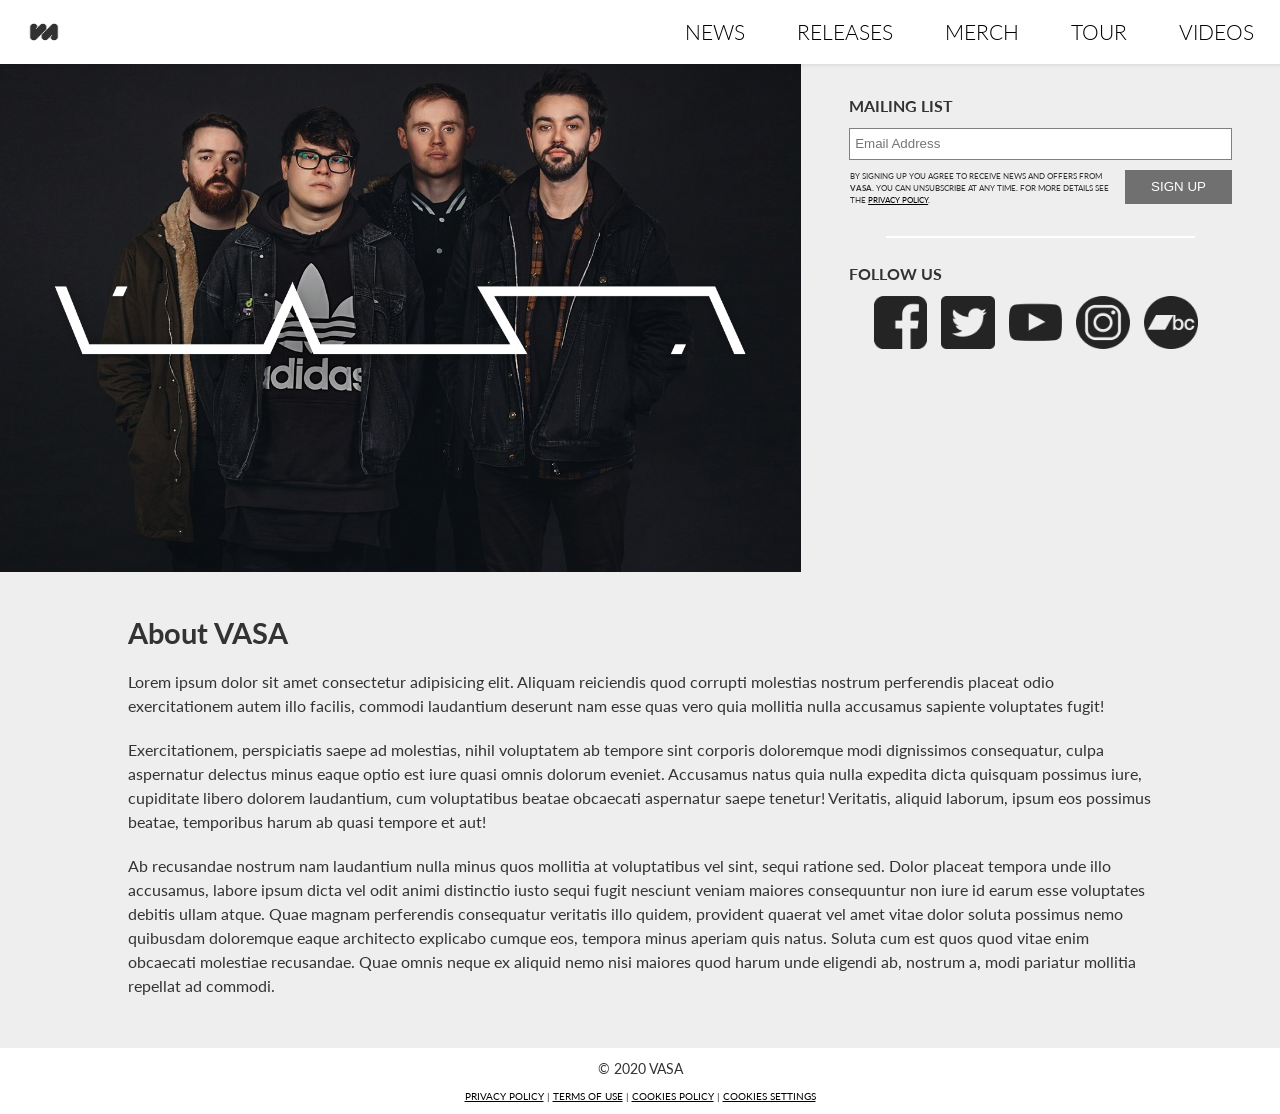
<file: index.html>
<!DOCTYPE html>
<html lang="en">
<head>
    <meta charset="UTF-8">
    <meta name="viewport" content="width=device-width, initial-scale=1.0">
    <title>Vasa | Homepage</title>
    <link rel="stylesheet" type="text/css" href="./css/style.css">
    <link href="https://fonts.googleapis.com/css2?family=Lato:ital,wght@0,100;0,300;0,400;0,700;0,900;1,100;1,300;1,400;1,700;1,900&display=swap" rel="stylesheet">
</head>
<body>

    <div class="page-container">
        <div class="content-wrap">
            <header class="header container">
                <a href="./index.html"><img class="logo" src="Media/LOGO-resized white middle.png" width="50"></a>
                <input class="menu-btn" type="checkbox" id="menu-btn">
                <label class="menu-icon" for="menu-btn"><span class="nav-icon"></span></label>
                <ul class="menu">
                    <li><a href="news.html">News</a></li>
                    <li><a href="releases.html">Releases</a></li>
                    <li><a href="merch.html">Merch</a></li>
                    <li><a href="tour.html">Tour</a></li>
                    <li><a href="videos.html">Videos</a></li>
                </ul>
            </header>
            
            <main class="main-section">
                
                <div class="buffer"></div>

                <div class="main-section">
                    <div class="container-100">
                        <div class="banner-wrapper">
                            <img class="band-photo" src="Media/Vasa Banner Image 1.jpg">
                        </div>

                        <section class="mail-list">
                            <aside class="sidebar-container container">
                                <h3 class="mail-header">Mailing List</h3>
                                <form>
                                    <input type=email placeholder="Email Address" class="placeholder-box"> 
                                </form>
                                <button class="signup">Sign Up</button>
                                <p>By signing up you agree to receive news and offers from <span class="bold">VASA</span>. You can unsubscribe at any time. For more details see the <a class="privacypolicy" href=https://www.musicglue.com/policies>privacy policy</a>.</p>
                                
                                <div class="break container"></div>
                                
                                <div class="social-media">
                                    <div class="icons">
                                        <div class="social-heading">
                                            <h3>Follow us</h3>
                                        </div>
                                        <a href="https://www.facebook.com/VasaBand" target="_blank"><img class="facebook icon" src="./Media/facebook-logo-512.png"></a>
                                        <a href="https://twitter.com/vasaband" target="_blank"><img class="twitter icon" src="./Media/twitter-logo.png"></a>
                                        <a href="https://www.youtube.com/c/VasaBand/videos" target="_blank"><img class="youtube icon" src="./Media/youtube-logo-512.png"></a>
                                        <a href="https://www.instagram.com/vasaband/" target="_blank"><img class="instagram icon" src="./Media/instagram-logo-512.png"></a>
                                        <a href="https://vasa.bandcamp.com/music" target="_blank"><img class="bandcamp icon" src="./Media/bandcamp-logo-transparent.png"></a>
                                    </div>
                                </div>
                                <div class="break container rev-hide"></div>
                            </aside>    
                        </section>
                    </div>
                </div>
                
                

                <section class="bio-wrapper">
                    <div class="bio container">
                        <h3>About VASA</h3>
                        <p>Lorem ipsum dolor sit amet consectetur adipisicing elit. Aliquam reiciendis quod corrupti molestias nostrum perferendis placeat odio exercitationem autem illo facilis, commodi laudantium deserunt nam esse quas vero quia mollitia nulla accusamus sapiente voluptates fugit!</p>
                        <p>Exercitationem, perspiciatis saepe ad molestias, nihil voluptatem ab tempore sint corporis doloremque modi dignissimos consequatur, culpa aspernatur delectus minus eaque optio est iure quasi omnis dolorum eveniet. Accusamus natus quia nulla expedita dicta quisquam possimus iure, cupiditate libero dolorem laudantium, cum voluptatibus beatae obcaecati aspernatur saepe tenetur! Veritatis, aliquid laborum, ipsum eos possimus beatae, temporibus harum ab quasi tempore et aut!</p>    
                        <p>Ab recusandae nostrum nam laudantium nulla minus quos mollitia at voluptatibus vel sint, sequi ratione sed. Dolor placeat tempora unde illo accusamus, labore ipsum dicta vel odit animi distinctio iusto sequi fugit nesciunt veniam maiores consequuntur non iure id earum esse voluptates debitis ullam atque. Quae magnam perferendis consequatur veritatis illo quidem, provident quaerat vel amet vitae dolor soluta possimus nemo quibusdam doloremque eaque architecto explicabo cumque eos, tempora minus aperiam quis natus. Soluta cum est quos quod vitae enim obcaecati molestiae recusandae. Quae omnis neque ex aliquid nemo nisi maiores quod harum unde eligendi ab, nostrum a, modi pariatur mollitia repellat ad commodi.</p>
                    </div>
                </section>

            </main>
        </div>
            <footer class="footer">
                <p class="copyright container"> &copy; 2020 VASA</p>
                <p class="privacy container"><a href="#">Privacy Policy</a> | <a href="#">Terms of Use</a> | <a href="#">Cookies Policy</a> | <a href="#">Cookies Settings</a></p>
            </footer>

    </div>
</body>
</html>
</file>
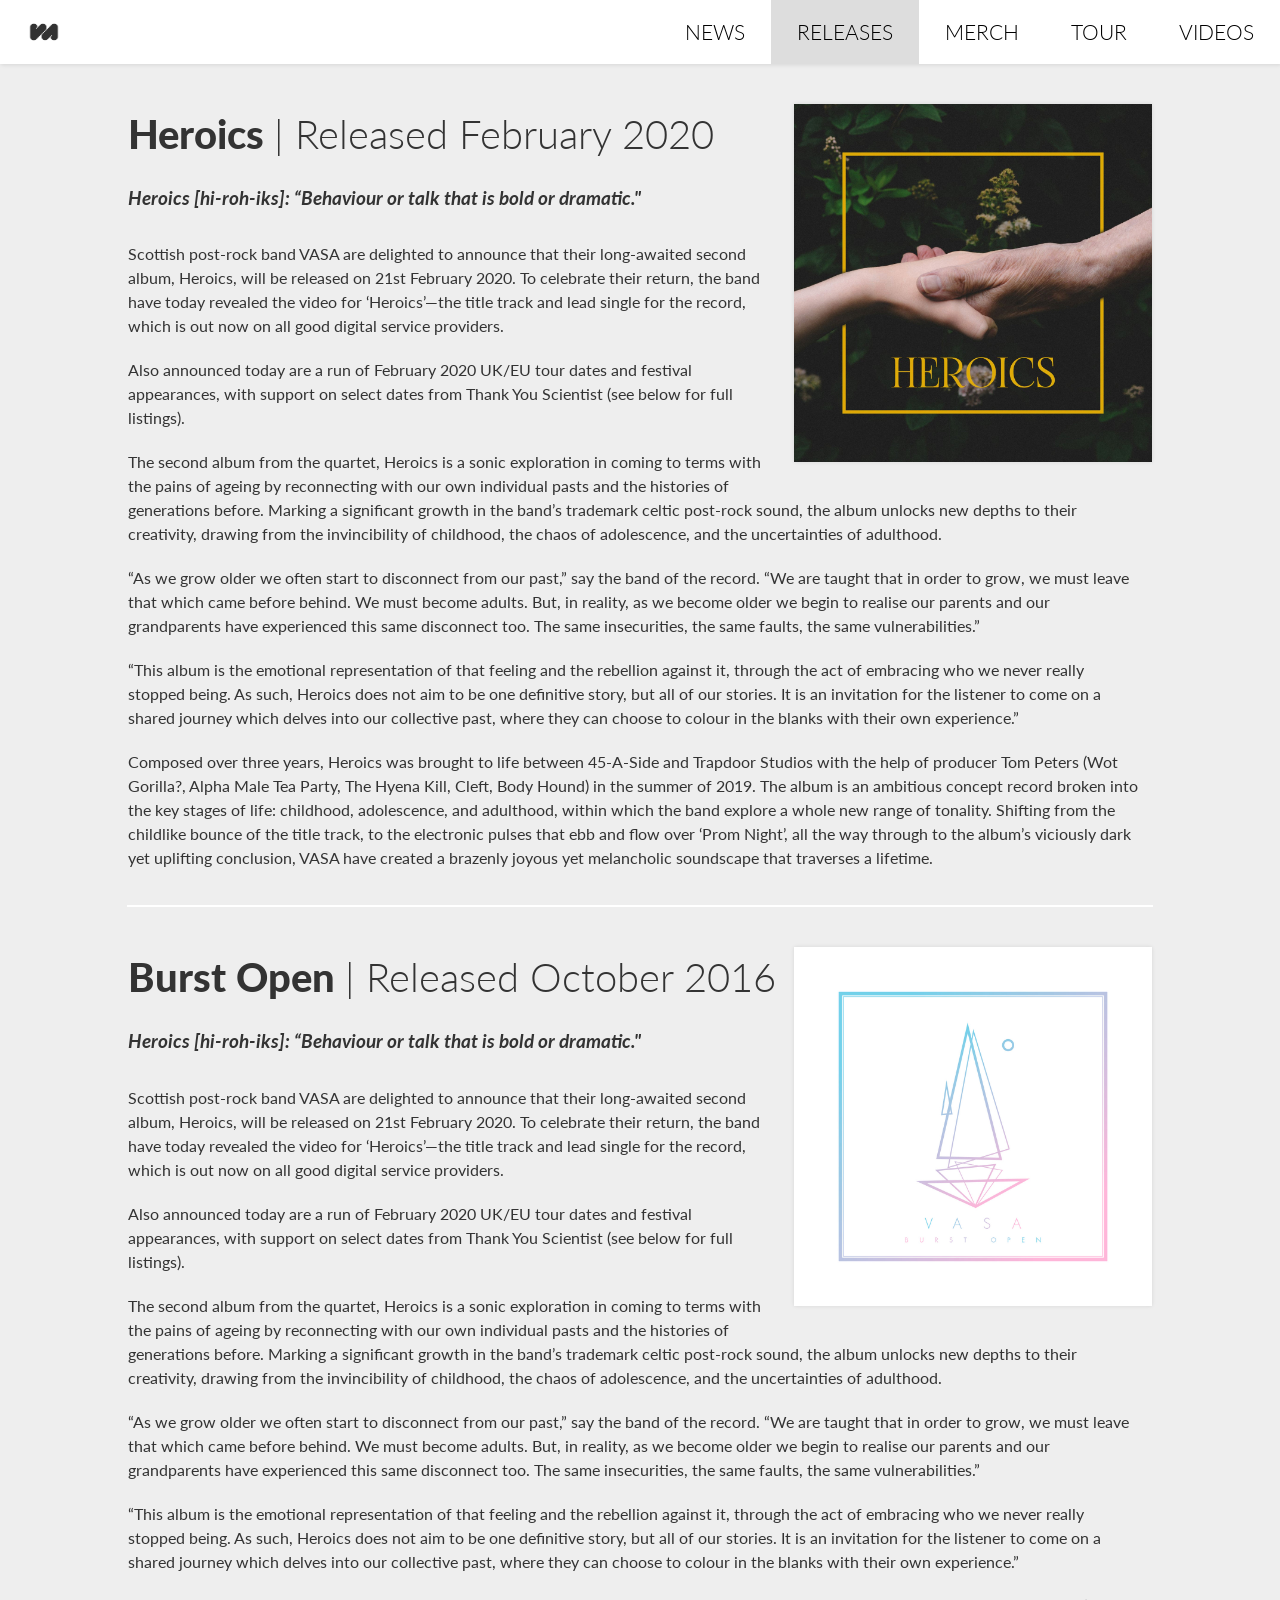
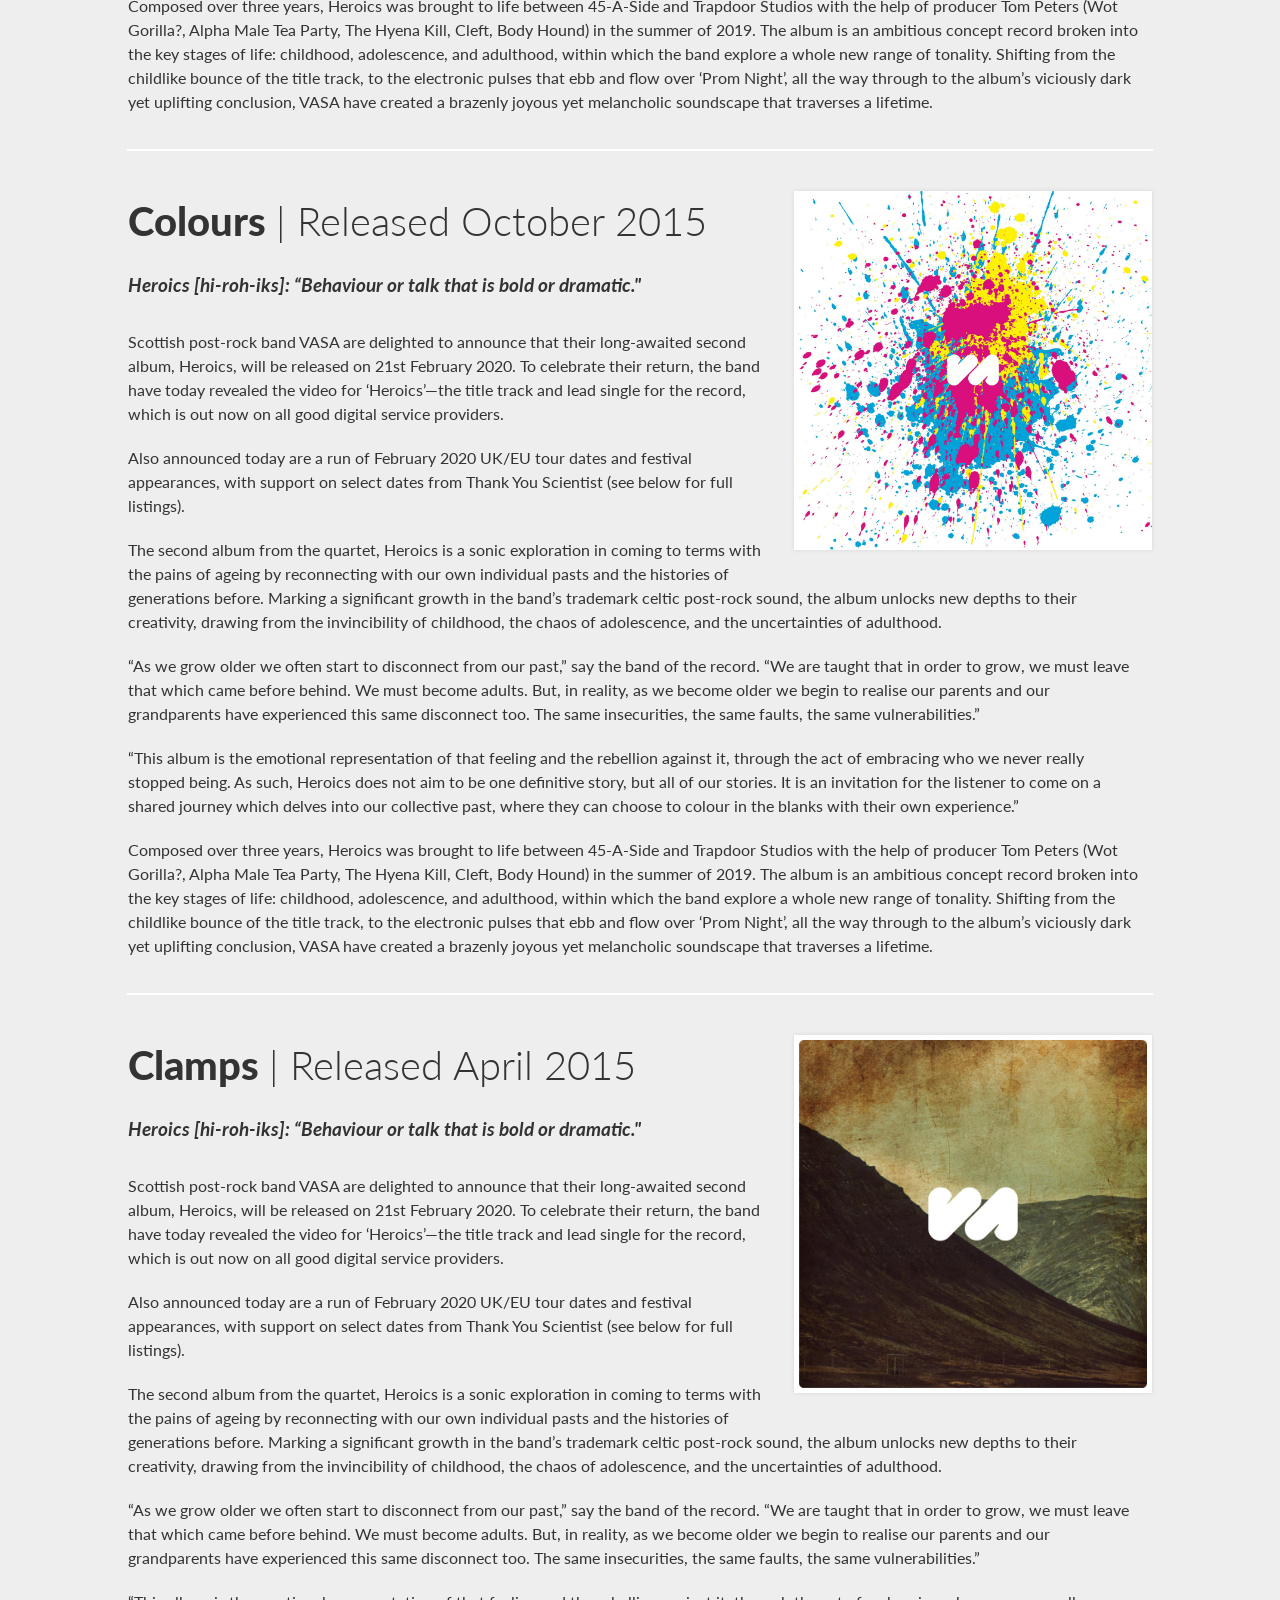
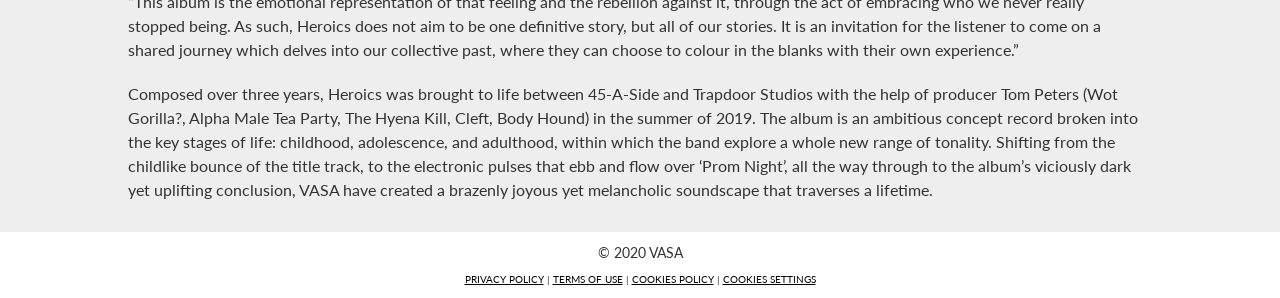
<file: releases.html>
<!DOCTYPE html>
<html lang="en">
<head>
    <meta charset="UTF-8">
    <meta name="viewport" content="width=device-width, initial-scale=1.0">
    <title>Vasa | Releases</title>
    <link rel="stylesheet" type="text/css" href="./css/style.css">
    <link href="https://fonts.googleapis.com/css2?family=Lato:ital,wght@0,100;0,300;0,400;0,700;0,900;1,100;1,300;1,400;1,700;1,900&display=swap" rel="stylesheet">
</head>
<body>

    <div class="page-container">
        <div class="content-wrap">
            <header class="header container">
                <a href="./index.html"><img class="logo" src="Media/LOGO-resized white middle.png" width="50"></a>
                <input class="menu-btn" type="checkbox" id="menu-btn">
                <label class="menu-icon" for="menu-btn"><span class="nav-icon"></span></label>
                <ul class="menu">
                    <li><a href="news.html">News</a></li>
                    <li class="selected"><a href="releases.html">Releases</a></li>
                    <li><a href="merch.html">Merch</a></li>
                    <li><a href="tour.html">Tour</a></li>
                    <li><a href="videos.html">Videos</a></li>
                </ul>
            </header>

            <div class="buffer"></div>

            <article class="releases">
                <div class="container">
                    <a href="https://vasa.bandcamp.com/album/heroics" target="_blank"><img src="Media/vasa-heroics-art.jpg" class="heroics-art"></a>
                    <h2 class="release-head"><span class="bold">Heroics</span> <span class="hide">| Released February 2020</span></h2>
                    <h3 class="mob-view-sub rev-hide"> Album | Released February 2020</h3>
                    <h4 class="release-sub">Heroics [hi-roh-iks]: “Behaviour or talk that is bold or dramatic."</h3>
                    <p>Scottish post-rock band VASA are delighted to announce that their long-awaited second album, Heroics, will be released on 21st February 2020. To celebrate their return, the band have today revealed the video for ‘Heroics’—the title track and lead single for the record, which is out now on all good digital service providers.
                    </p>
                    <p>Also announced today are a run of February 2020 UK/EU tour dates and festival appearances, with support on select dates from Thank You Scientist (see below for full listings).
                    </p>
                    <p>
                    The second album from the quartet, Heroics is a sonic exploration in coming to terms with the pains of ageing by reconnecting with our own individual pasts and the histories of generations before. Marking a significant growth in the band’s trademark celtic post-rock sound, the album unlocks new depths to their creativity, drawing from the invincibility of childhood, the chaos of adolescence, and the uncertainties of adulthood.
                    </p>
                    <p>  
                    “As we grow older we often start to disconnect from our past,” say the band of the record. “We are taught that in order to grow, we must leave that which came before behind. We must become adults. But, in reality, as we become older we begin to realise our parents and our grandparents have experienced this same disconnect too. The same insecurities, the same faults, the same vulnerabilities.”
                    </p>
                    <p>
                    “This album is the emotional representation of that feeling and the rebellion against it, through the act of embracing who we never really stopped being. As such, Heroics does not aim to be one definitive story, but all of our stories. It is an invitation for the listener to come on a shared journey which delves into our collective past, where they can choose to colour in the blanks with their own experience.”
                    </p>
                    <p>
                    Composed over three years, Heroics was brought to life between 45-A-Side and Trapdoor Studios with the help of producer Tom Peters (Wot Gorilla?, Alpha Male Tea Party, The Hyena Kill, Cleft, Body Hound) in the summer of 2019. The album is an ambitious concept record broken into the key stages of life: childhood, adolescence, and adulthood, within which the band explore a whole new range of tonality. Shifting from the childlike bounce of the title track, to the electronic pulses that ebb and flow over ‘Prom Night’, all the way through to the album’s viciously dark yet uplifting conclusion, VASA have created a brazenly joyous yet melancholic soundscape that traverses a lifetime.
                    </p>
                    <!-- <p>
                    Since forming in October 2011, the quartet have seen a rush of support from national press and huge swathes of the post-rock community, giving way to tour dates with experimental music heavyweights and hotly tipped newcomers such as Black Peaks, Deafheaven, Maybeshewill, This Town Needs Guns, Brontide, Poly-Math, and Body Hound, plus appearances at ArcTanGent, T in The Park, Wickerman Festival, PORTALS and more.
                    </p>
                    <p>
                    Heroics is the band’s first release since 2016 stand alone double A-side single ‘Burst’/’Open’, which was preceded only by their critically-acclaimed 2015 debut album Colours. Despite being their first ever release, in a very niche genre, the record garnered support from major national press outlets including The Independent, The National Scot, The Scotsman, PROG magazine, Clash Magazine, The iNewspaper, and Total Guitar, with further coverage at The Skinny, Gold Flake Paint, and New Noise Magazine.
                    </p>
                    <p>
                    A continuation of their unrelentingly upbeat and joyful approach to the occasionally tawdry world of post-rock, Heroics sees them as riotous and celebratory as ever. Thankfully, despite their maturation, VASA are still the kind of band that consistently remind us that this whole music lark is meant to be fun, right?
                    </p> -->
                </div>
                <div class="break container"></div>
        
                <div class="container">
                    <a href="https://vasa.bandcamp.com/album/burst-open" target="_blank"><img src="Media/burst-open-art.jpg" class="heroics-art"></a>
                    <h2 class="release-head"><span class="bold">Burst Open</span> <span class="hide">| Released October 2016</span></h2>
                    <h3 class="mob-view-sub rev-hide"> Double A-side | Released October 2016</h3>
                    <h4 class="release-sub">Heroics [hi-roh-iks]: “Behaviour or talk that is bold or dramatic."</h3>
                    <p>Scottish post-rock band VASA are delighted to announce that their long-awaited second album, Heroics, will be released on 21st February 2020. To celebrate their return, the band have today revealed the video for ‘Heroics’—the title track and lead single for the record, which is out now on all good digital service providers.
                    </p>
                    <p>Also announced today are a run of February 2020 UK/EU tour dates and festival appearances, with support on select dates from Thank You Scientist (see below for full listings).
                    </p>
                    <p>
                    The second album from the quartet, Heroics is a sonic exploration in coming to terms with the pains of ageing by reconnecting with our own individual pasts and the histories of generations before. Marking a significant growth in the band’s trademark celtic post-rock sound, the album unlocks new depths to their creativity, drawing from the invincibility of childhood, the chaos of adolescence, and the uncertainties of adulthood.
                    </p>
                    <p>  
                    “As we grow older we often start to disconnect from our past,” say the band of the record. “We are taught that in order to grow, we must leave that which came before behind. We must become adults. But, in reality, as we become older we begin to realise our parents and our grandparents have experienced this same disconnect too. The same insecurities, the same faults, the same vulnerabilities.”
                    </p>
                    <p>
                    “This album is the emotional representation of that feeling and the rebellion against it, through the act of embracing who we never really stopped being. As such, Heroics does not aim to be one definitive story, but all of our stories. It is an invitation for the listener to come on a shared journey which delves into our collective past, where they can choose to colour in the blanks with their own experience.”
                    </p>
                    <p>
                    Composed over three years, Heroics was brought to life between 45-A-Side and Trapdoor Studios with the help of producer Tom Peters (Wot Gorilla?, Alpha Male Tea Party, The Hyena Kill, Cleft, Body Hound) in the summer of 2019. The album is an ambitious concept record broken into the key stages of life: childhood, adolescence, and adulthood, within which the band explore a whole new range of tonality. Shifting from the childlike bounce of the title track, to the electronic pulses that ebb and flow over ‘Prom Night’, all the way through to the album’s viciously dark yet uplifting conclusion, VASA have created a brazenly joyous yet melancholic soundscape that traverses a lifetime.
                    </p>
                    <!-- <p>
                    Since forming in October 2011, the quartet have seen a rush of support from national press and huge swathes of the post-rock community, giving way to tour dates with experimental music heavyweights and hotly tipped newcomers such as Black Peaks, Deafheaven, Maybeshewill, This Town Needs Guns, Brontide, Poly-Math, and Body Hound, plus appearances at ArcTanGent, T in The Park, Wickerman Festival, PORTALS and more.
                    </p>
                    <p>
                    Heroics is the band’s first release since 2016 stand alone double A-side single ‘Burst’/’Open’, which was preceded only by their critically-acclaimed 2015 debut album Colours. Despite being their first ever release, in a very niche genre, the record garnered support from major national press outlets including The Independent, The National Scot, The Scotsman, PROG magazine, Clash Magazine, The iNewspaper, and Total Guitar, with further coverage at The Skinny, Gold Flake Paint, and New Noise Magazine.
                    </p>
                    <p>
                    A continuation of their unrelentingly upbeat and joyful approach to the occasionally tawdry world of post-rock, Heroics sees them as riotous and celebratory as ever. Thankfully, despite their maturation, VASA are still the kind of band that consistently remind us that this whole music lark is meant to be fun, right?
                    </p> -->
                </div>
            
                <div class="break container"></div>
            
                <div class="container">
                    <a href="https://vasa.bandcamp.com/album/colours" target="_blank"><img src="Media/vasa-colours-art.jpg" class="heroics-art"></a>
                    <h2 class="release-head"><span class="bold">Colours</span> <span class="hide">| Released October 2015</span></h2>
                    <h3 class="mob-view-sub rev-hide"> Album| Released October 2015</h3>
                    <h4 class="release-sub">Heroics [hi-roh-iks]: “Behaviour or talk that is bold or dramatic."</h3>
                    <p>Scottish post-rock band VASA are delighted to announce that their long-awaited second album, Heroics, will be released on 21st February 2020. To celebrate their return, the band have today revealed the video for ‘Heroics’—the title track and lead single for the record, which is out now on all good digital service providers.
                    </p>
                    <p>Also announced today are a run of February 2020 UK/EU tour dates and festival appearances, with support on select dates from Thank You Scientist (see below for full listings).
                    </p>
                    <p>
                    The second album from the quartet, Heroics is a sonic exploration in coming to terms with the pains of ageing by reconnecting with our own individual pasts and the histories of generations before. Marking a significant growth in the band’s trademark celtic post-rock sound, the album unlocks new depths to their creativity, drawing from the invincibility of childhood, the chaos of adolescence, and the uncertainties of adulthood.
                    </p>
                    <p>  
                    “As we grow older we often start to disconnect from our past,” say the band of the record. “We are taught that in order to grow, we must leave that which came before behind. We must become adults. But, in reality, as we become older we begin to realise our parents and our grandparents have experienced this same disconnect too. The same insecurities, the same faults, the same vulnerabilities.”
                    </p>
                    <p>
                    “This album is the emotional representation of that feeling and the rebellion against it, through the act of embracing who we never really stopped being. As such, Heroics does not aim to be one definitive story, but all of our stories. It is an invitation for the listener to come on a shared journey which delves into our collective past, where they can choose to colour in the blanks with their own experience.”
                    </p>
                    <p>
                    Composed over three years, Heroics was brought to life between 45-A-Side and Trapdoor Studios with the help of producer Tom Peters (Wot Gorilla?, Alpha Male Tea Party, The Hyena Kill, Cleft, Body Hound) in the summer of 2019. The album is an ambitious concept record broken into the key stages of life: childhood, adolescence, and adulthood, within which the band explore a whole new range of tonality. Shifting from the childlike bounce of the title track, to the electronic pulses that ebb and flow over ‘Prom Night’, all the way through to the album’s viciously dark yet uplifting conclusion, VASA have created a brazenly joyous yet melancholic soundscape that traverses a lifetime.
                    </p>
                    <!-- <p>
                    Since forming in October 2011, the quartet have seen a rush of support from national press and huge swathes of the post-rock community, giving way to tour dates with experimental music heavyweights and hotly tipped newcomers such as Black Peaks, Deafheaven, Maybeshewill, This Town Needs Guns, Brontide, Poly-Math, and Body Hound, plus appearances at ArcTanGent, T in The Park, Wickerman Festival, PORTALS and more.
                    </p>
                    <p>
                    Heroics is the band’s first release since 2016 stand alone double A-side single ‘Burst’/’Open’, which was preceded only by their critically-acclaimed 2015 debut album Colours. Despite being their first ever release, in a very niche genre, the record garnered support from major national press outlets including The Independent, The National Scot, The Scotsman, PROG magazine, Clash Magazine, The iNewspaper, and Total Guitar, with further coverage at The Skinny, Gold Flake Paint, and New Noise Magazine.
                    </p>
                    <p>
                    A continuation of their unrelentingly upbeat and joyful approach to the occasionally tawdry world of post-rock, Heroics sees them as riotous and celebratory as ever. Thankfully, despite their maturation, VASA are still the kind of band that consistently remind us that this whole music lark is meant to be fun, right?
                    </p> -->
                </div>
                <div class="break container"></div>
                <div class="container">
                    <a href="https://vasa.bandcamp.com/album/clamps" target="_blank"><img src="Media/vasa-clamps-art.jpg" class="heroics-art"></a>
                    <h2 class="release-head"><span class="bold">Clamps</span> <span class="hide">| Released April 2015</span></h2>
                    <h3 class="mob-view-sub rev-hide"> Double A-side| Released April 2015</h3>
                    <h4 class="release-sub">Heroics [hi-roh-iks]: “Behaviour or talk that is bold or dramatic."</h3>
                    <p>Scottish post-rock band VASA are delighted to announce that their long-awaited second album, Heroics, will be released on 21st February 2020. To celebrate their return, the band have today revealed the video for ‘Heroics’—the title track and lead single for the record, which is out now on all good digital service providers.
                    </p>
                    <p>Also announced today are a run of February 2020 UK/EU tour dates and festival appearances, with support on select dates from Thank You Scientist (see below for full listings).
                    </p>
                    <p>
                    The second album from the quartet, Heroics is a sonic exploration in coming to terms with the pains of ageing by reconnecting with our own individual pasts and the histories of generations before. Marking a significant growth in the band’s trademark celtic post-rock sound, the album unlocks new depths to their creativity, drawing from the invincibility of childhood, the chaos of adolescence, and the uncertainties of adulthood.
                    </p>
                    <p>  
                    “As we grow older we often start to disconnect from our past,” say the band of the record. “We are taught that in order to grow, we must leave that which came before behind. We must become adults. But, in reality, as we become older we begin to realise our parents and our grandparents have experienced this same disconnect too. The same insecurities, the same faults, the same vulnerabilities.”
                    </p>
                    <p>
                    “This album is the emotional representation of that feeling and the rebellion against it, through the act of embracing who we never really stopped being. As such, Heroics does not aim to be one definitive story, but all of our stories. It is an invitation for the listener to come on a shared journey which delves into our collective past, where they can choose to colour in the blanks with their own experience.”
                    </p>
                    <p>
                    Composed over three years, Heroics was brought to life between 45-A-Side and Trapdoor Studios with the help of producer Tom Peters (Wot Gorilla?, Alpha Male Tea Party, The Hyena Kill, Cleft, Body Hound) in the summer of 2019. The album is an ambitious concept record broken into the key stages of life: childhood, adolescence, and adulthood, within which the band explore a whole new range of tonality. Shifting from the childlike bounce of the title track, to the electronic pulses that ebb and flow over ‘Prom Night’, all the way through to the album’s viciously dark yet uplifting conclusion, VASA have created a brazenly joyous yet melancholic soundscape that traverses a lifetime.
                    </p>
                    <!-- <p>
                    Since forming in October 2011, the quartet have seen a rush of support from national press and huge swathes of the post-rock community, giving way to tour dates with experimental music heavyweights and hotly tipped newcomers such as Black Peaks, Deafheaven, Maybeshewill, This Town Needs Guns, Brontide, Poly-Math, and Body Hound, plus appearances at ArcTanGent, T in The Park, Wickerman Festival, PORTALS and more.
                    </p>
                    <p>
                    Heroics is the band’s first release since 2016 stand alone double A-side single ‘Burst’/’Open’, which was preceded only by their critically-acclaimed 2015 debut album Colours. Despite being their first ever release, in a very niche genre, the record garnered support from major national press outlets including The Independent, The National Scot, The Scotsman, PROG magazine, Clash Magazine, The iNewspaper, and Total Guitar, with further coverage at The Skinny, Gold Flake Paint, and New Noise Magazine.
                    </p>
                    <p>
                    A continuation of their unrelentingly upbeat and joyful approach to the occasionally tawdry world of post-rock, Heroics sees them as riotous and celebratory as ever. Thankfully, despite their maturation, VASA are still the kind of band that consistently remind us that this whole music lark is meant to be fun, right?
                    </p> -->
                </div>
            </article>
        </div>
            
            <footer class="footer">
                <p class="copyright container"> &copy; 2020 VASA</p>
                <p class="privacy container"><a href="#">Privacy Policy</a> | <a href="#">Terms of Use</a> | <a href="#">Cookies Policy</a> | <a href="#">Cookies Settings</a></p>
            </footer>

    </div>
</body>
</html>
</file>
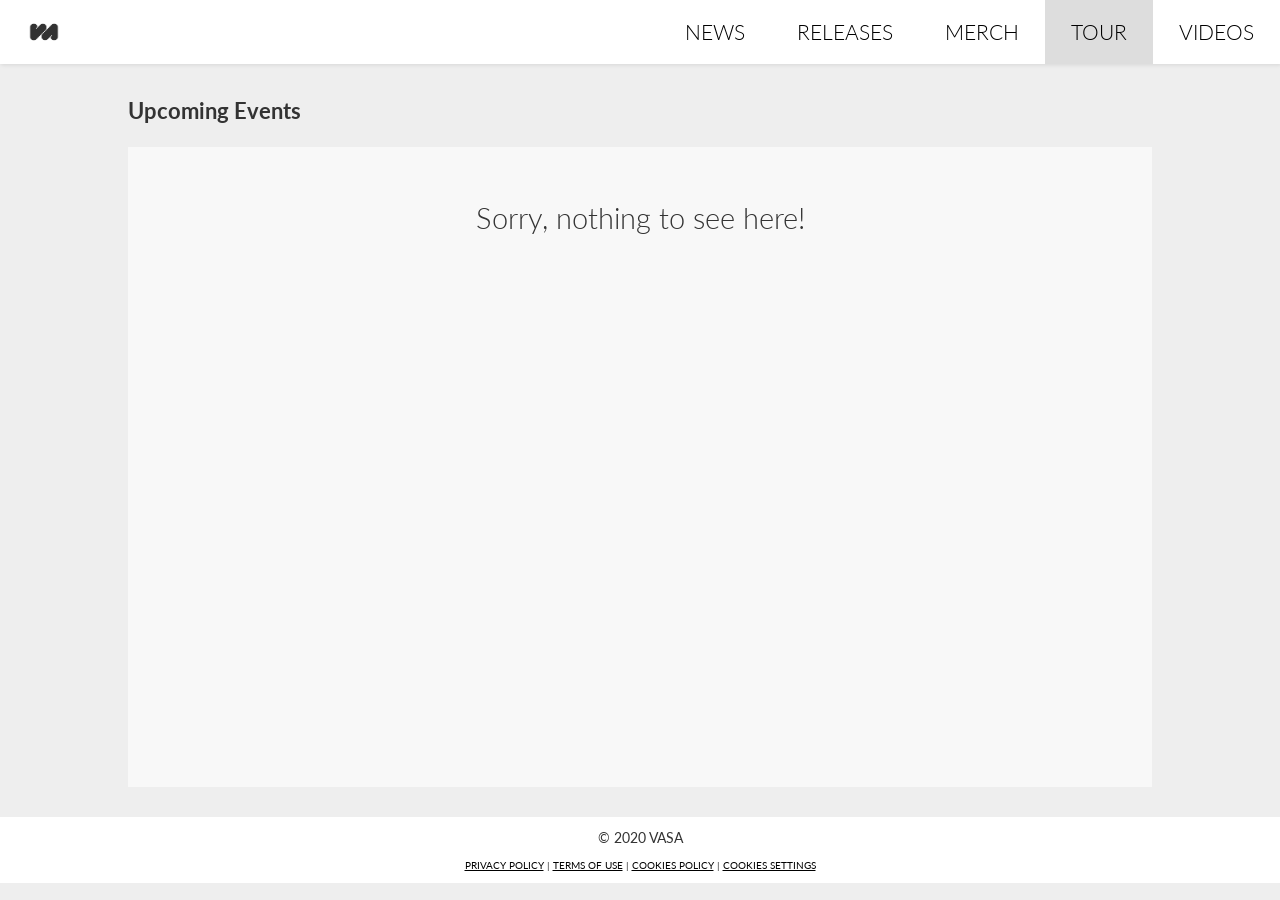
<file: tour.html>
<!DOCTYPE html>
<html lang="en">
<head>
    <meta charset="UTF-8">
    <meta name="viewport" content="width=device-width, initial-scale=1.0">
    <title>Vasa | Tour</title>
    <link rel="stylesheet" type="text/css" href="./css/style.css">
    <link href="https://fonts.googleapis.com/css2?family=Lato:ital,wght@0,100;0,300;0,400;0,700;0,900;1,100;1,300;1,400;1,700;1,900&display=swap" rel="stylesheet">
</head>
<body>

    <header class="header container">
        <a href="./index.html"><img class="logo" src="Media/LOGO-resized white middle.png" width="50"></a>
        <input class="menu-btn" type="checkbox" id="menu-btn">
        <label class="menu-icon" for="menu-btn"><span class="nav-icon"></span></label>
        <ul class="menu">
            <li><a href="news.html">News</a></li>
            <li><a href="releases.html">Releases</a></li>
            <li><a href="merch.html">Merch</a></li>
            <li class="selected"><a href="tour.html">Tour</a></li>
            <li><a href="videos.html">Videos</a></li>
        </ul>
    </header>

    <div class="buffer"></div>

    <div class="touring container">
        <h2 class="tour-head">Upcoming Events</h2>
        <div class="dates">
            <h3>Sorry, nothing to see here!</h3>
        </div>
    </div>

    <footer class="footer">
        <p class="copyright container"> &copy; 2020 VASA</p>
        <p class="privacy container"><a href="#">Privacy Policy</a> | <a href="#">Terms of Use</a> | <a href="#">Cookies Policy</a> | <a href="#">Cookies Settings</a></p>
    </footer>
    
</body>
</html>
</file>
<file: css/style.css>
/* Global Styles */

* {
    /* outline: solid red 1px !important; */
    /* box-sizing: border-box; */
    margin: 0;
    padding: 0;
    line-height: 1.5;
    color: #333;
}

body {
    margin: 0;
    font-family: "Lato", "Helvetica", sans-serif;
    background-color: #eee;
}

a {
    color: #000;
}

h2, h3, h4 {
    font-size: 16px;

}

.container {
    /* overflow: hidden; */
    margin: auto;
    width: 80%;
}

.container-100 {
    width: 100%;
}

.selected {
    background-color: #ddd;
    /* filter: invert(75%) */
}

.bold {
    font-weight: bolder;
}

.break {
    border: 1px solid #fff;
    margin-top: 25px 
}

/* Header Section */

.header {
    background-color: #fff;
    box-shadow: 1px 1px 4px 0 rgba(0,0,0,.1);
    position: fixed;
    width: 100%;
    z-index: 3;
}

.header ul {
    margin: 0;
    padding: 0;
    list-style: none;
    overflow: hidden;
    background-color: #fff;
}

.header ul a {
    display: block;
    padding: 20px;
    font-weight: 300;
    /* border-right: 1px solid #aaa; */
    text-decoration: none;
    text-align: center;
    text-transform: uppercase;
    font-size: 1.3em;
    transition:
    transform 250ms ease-in-out;

}

.header ul a:hover {
    background-color: #ddd;
    transform: scale(1.05);
    filter: invert(95%);
}



.header .logo {
    float: left;
    display: block;
    font-size: 3em;
    padding: 7.85px 20px;
    filter: invert(100%);
    opacity: 0.8;
    width: 1em;
    transition:
    transform 50ms ease-in;
    
}

.header .logo:hover {
    filter: invert(0%);
    transition: all 250ms ease-in;
    transform: scale(1.1);
    
}

.header .menu {
    clear: both;
    max-height: 0;
    transition: max-height .2s ease-out;
}

.header .menu-icon {
    /* outline: solid red; */
    padding: 30.85px 20px;
    position: relative;
    float: right;
    cursor: pointer;
}

.header .menu-icon .nav-icon {
    background: #333;
    display: block;
    height: 2px;
    width: 18px;
    position: relative;
    transition: background .2s ease-out;
}

.header .menu-icon .nav-icon::before {
    background: #333;
    content:"";
    display: block;
    height: 100%;
    width: 100%;
    position: absolute;
    transition: all .2s ease-out;
    top: 5px;
}

.header .menu-icon .nav-icon::after {
    background: #333;
    content:"";
    display: block;
    height: 100%;
    width: 100%;
    position: absolute;
    transition: all .2s ease-out;
    top: -5px;
}

.header .menu-btn {
    display: none;
}

/* BELOW - When .menu-btn is in checked state, look for next available sibling that has a class of .menu and change its height to 240px */
.header .menu-btn:checked ~ .menu{
    max-height: 381.4px;
}

.header .menu-btn:checked ~ .menu-icon .nav-icon {
    background: transparent;
}

.header .menu-btn:checked ~ .menu-icon .nav-icon::before {
    transform: rotate(-45deg);
    top: 0;
}

.header .menu-btn:checked ~ .menu-icon .nav-icon::after {
    transform: rotate(45deg);
    top: 0;
}


/* Buffer Section */

.buffer {
    height: 63.7px;
}

/* Banner Section */

.main-section {

}

.banner-wrapper: {
    position: relative;
}

.banner-wrapper .band-photo {
    width: 100%;
    /* clear: none;
    position: absolute;
    top: 71.5px; */
    display: block;
}


/* Signup Sidebar Section */

.mail-list {
    width: 100%;
    background-color: #eee;
    padding: 10px 20px;
    box-sizing: border-box; 
    text-transform: uppercase;
}

.sidebar-container {
    display: block;
    text-align: center;
    width: 80%;
}

.mail-header {
    text-align: center;
    padding: 5px;

}

.placeholder-box {
    box-sizing: border-box;
    width: 100%;
    padding: 5px;
    margin: 5px 0;
    border: 1px #808080 solid;
}

.signup {
    box-sizing: border-box;
    width: 100%;
    padding: 5px;
    margin: 5px auto;
    text-transform: uppercase;
    background-color: #707070;
    color: white;
    border: none;
    cursor: pointer;
    transition:
    transform 250ms ease-in-out;
}

.signup:hover {
    transform: scale(1.05);
    filter: opacity(75%);
    
}

.mail-list p {
    font-size: 0.5em;
}

/*
.sidebar-container {
    float: none;
    text-align: center;
    background-color: #eee;
    width: 80%;
    margin: auto;
    
    
}

.mail-header {
    margin-bottom: 5px;
    margin-top: 5px;
    padding: 5px;
    float: left;
    width: 30%;
    box-sizing: border-box;
    font-size; 0.8em;
}

.placeholder-box {
    float: right;
    width: 70%;
    padding: 5px;
    margin-bottom: 5px;
    margin-top: 5px;
    box-sizing: border-box;
}

.sidebar-container p {
    font-size: 0.7em;
    width: 100%;
    text-align: center;
}

.sign-up {
    clear: both;
    background-color: black;
} */


/* Social Media Section */

.social-media {
    /* background-color: #eee; */
    text-align: center;
    margin: 5px;    
}

.social-heading {
    /* display: none;
    text-align: left; */
    padding-top: 15px;
}

.icon {
    /* box-sizing: content-box; */
    text-align: center;
    width: 14%;
    padding: 0 9px;
    margin-top: 10px;
    cursor: pointer;
    opacity: 0.85;
    transition:
    transform 250ms ease-in-out;
}

.icon:hover {
    transform: scale(1.1);
    filter: invert(50%)
}

/* Bio Section */

.bio-wrapper {
    /* position: relative; */
    padding: 10px 0;
    /* background-color: #ddd; */
    /* display: block; */

   
}

.bio-wrapper .bio {
    /* text-align: center; */
    clear: left;
}

.bio h3 {
    font-size: 1.5em;
    text-align: center;
    padding: 15px 0 5px 0;
}

.bio p {
    padding: 10px 0;
}


/* Releases Section */

.releases {
    text-align: center;
    padding-bottom: 20px;
    background-color: #eee;
}

.release-head {
    font-size: 1.8em;
    padding-top: 20px;
    text-align: center;

}

.mob-view-sub {
    font-size: 1.3em;
    text-align: center;
    font-weight: 300;
}

.release-sub {
    margin-top: 20px;
    font-style: italic;
    margin: 20px;
    /* float: left; */

}

.releases p {
    clear: left;
    text-align: left;
    padding: 10px;
}

.heroics-art {
    width: 80%;
    float: none;
    margin: 40px 0 0 0;
    box-shadow: 0px 0px 4px 0 rgba(0,0,0,0.1);
    /* transition:
    transform 250ms ease-in-out; */
}

.heroics-art:hover {
    transform: scale(1.02);
}

.hide {
    display: none;
}

.rev-hide {
    /* display: initial; */
}


/* Touring Section */

.tour-head {
    font-size: 1.4em;
    text-align: center;
    padding: 30px 0 20px 0;
}

.touring h3 {
    text-align: center;
    font-size: 1.2em;
    font-weight: 300;
    padding-top: 30px;
}

.dates {
    height: 600px;
    background-color: #f8f8f8;
    padding: 20px;
    margin-bottom: 30px;
}

/* Footer Section */

/* footer {
    background-color: #fff;
    position: absolute;
    bottom: 0;
    padding: 20px 0;
    margin: auto;
}

footer p {
   
} */

.footer {
    /* position: absolute; */

    bottom: 0;
    width: 100%;
    /* height: 50px;     */
    background-color: #fff;
    text-transform: uppercase;
    text-align: center; 
    /* padding: 10px 0; */
}

.footer .copyright {
    padding: 10px 0 5px 0;
    font-size: 0.9em;
}

.footer .privacy {
    font-size: 0.6em;
    padding: 5px 0 10px 0;

}







/* Media Queries */

/* 720px Width */
@media (min-width: 45em) {
    
/* Header MQ */

    .header li {
        float: left;
    }

    .header li a {
        padding: 16.25px 26px;
    }

    .header .menu{
        clear: none;
        float: right;
        max-height: none;
    }

    .header .menu-icon {
        display: none;
    }


/* Banner MQ */

    .banner-wrapper {
        width: 62.6%;
        float: left;
    }


/* Mailing List MQ */

 .mail-list {
     width: 37.4%;
     float: right;
     padding: 60px 0 0 0;
     /* overflow: auto; */
 }

 .mail-header {
     font-size: 1em;
     margin-bottom: 5px;
     text-align: left;
     padding: 0;
 }

 .mail-list p {
     font-size: 0.4em;
     text-align: left;
     padding: 5px 15px 5px 1px;
     /* float: left; */
 }

 .placeholder-box {
     width: 100%;
 }

 .sidebar-container {
     margin-top: 0px;
 }


 /* Social Media Section MQ */

 .social-media {
     display: inline;
     /* float: right; */
     width: 37.4%;
     
 }

 .social-heading {
     display: initial;
     text-align: left;
 }

 .social-heading h3 {
    margin-bottom: 5px;
 }

 .signup {
    width: 28%;
    padding: 7px 0;
    float: right;
}

 .icon {
     width: 14%;
     padding: 0 7px 0 0;
     margin: 5px 3px 0 0;
     /* float: left; */
 }


 /* Bio Section MQ */

 .bio h3 {
     /* background-color: #f8f8f8; */
     text-align: left;
     padding-top: 40px;
     font-size: 1.8em;
 }

 .bio {
     padding-bottom: 30px;

 }


 /* Releases Section MQ */

 .release-head {
     font-size: 2.5em;
     text-align: left;
     padding-top: 40px;
 }

 .release-sub {
     text-align: left;
     margin-left: 0;
     font-size: 1.2em;
 }

 .releases p {
     padding-left: 0;
 }

 .hide {
     display: initial;
     font-weight: 300;
 }

 .heroics-art {
     width: 35%;
     margin: 40px 0 20px 10px;
     float: right;
 }

 .mob-view-sub {
     text-align: center;
 }



 .tour-head {
    font-size: 1.4em;
    text-align: left;
}

 .touring h3 {
    
    font-size: 1.8em;
}

}

/* Utility CSS */

.rev-hide {
    display: none;
}


/* 520px Width */

@media (max-width: 32.5em) {
    .icon {
        padding: 0 8px 0 0;
    }
}

/* 960px Width */
@media (min-width: 60em) {
    .mail-list {
        padding: 30px 0 0 0;
    }
    
    .mail-list p {
        font-size: 0.5em;
    }
}
</file>
